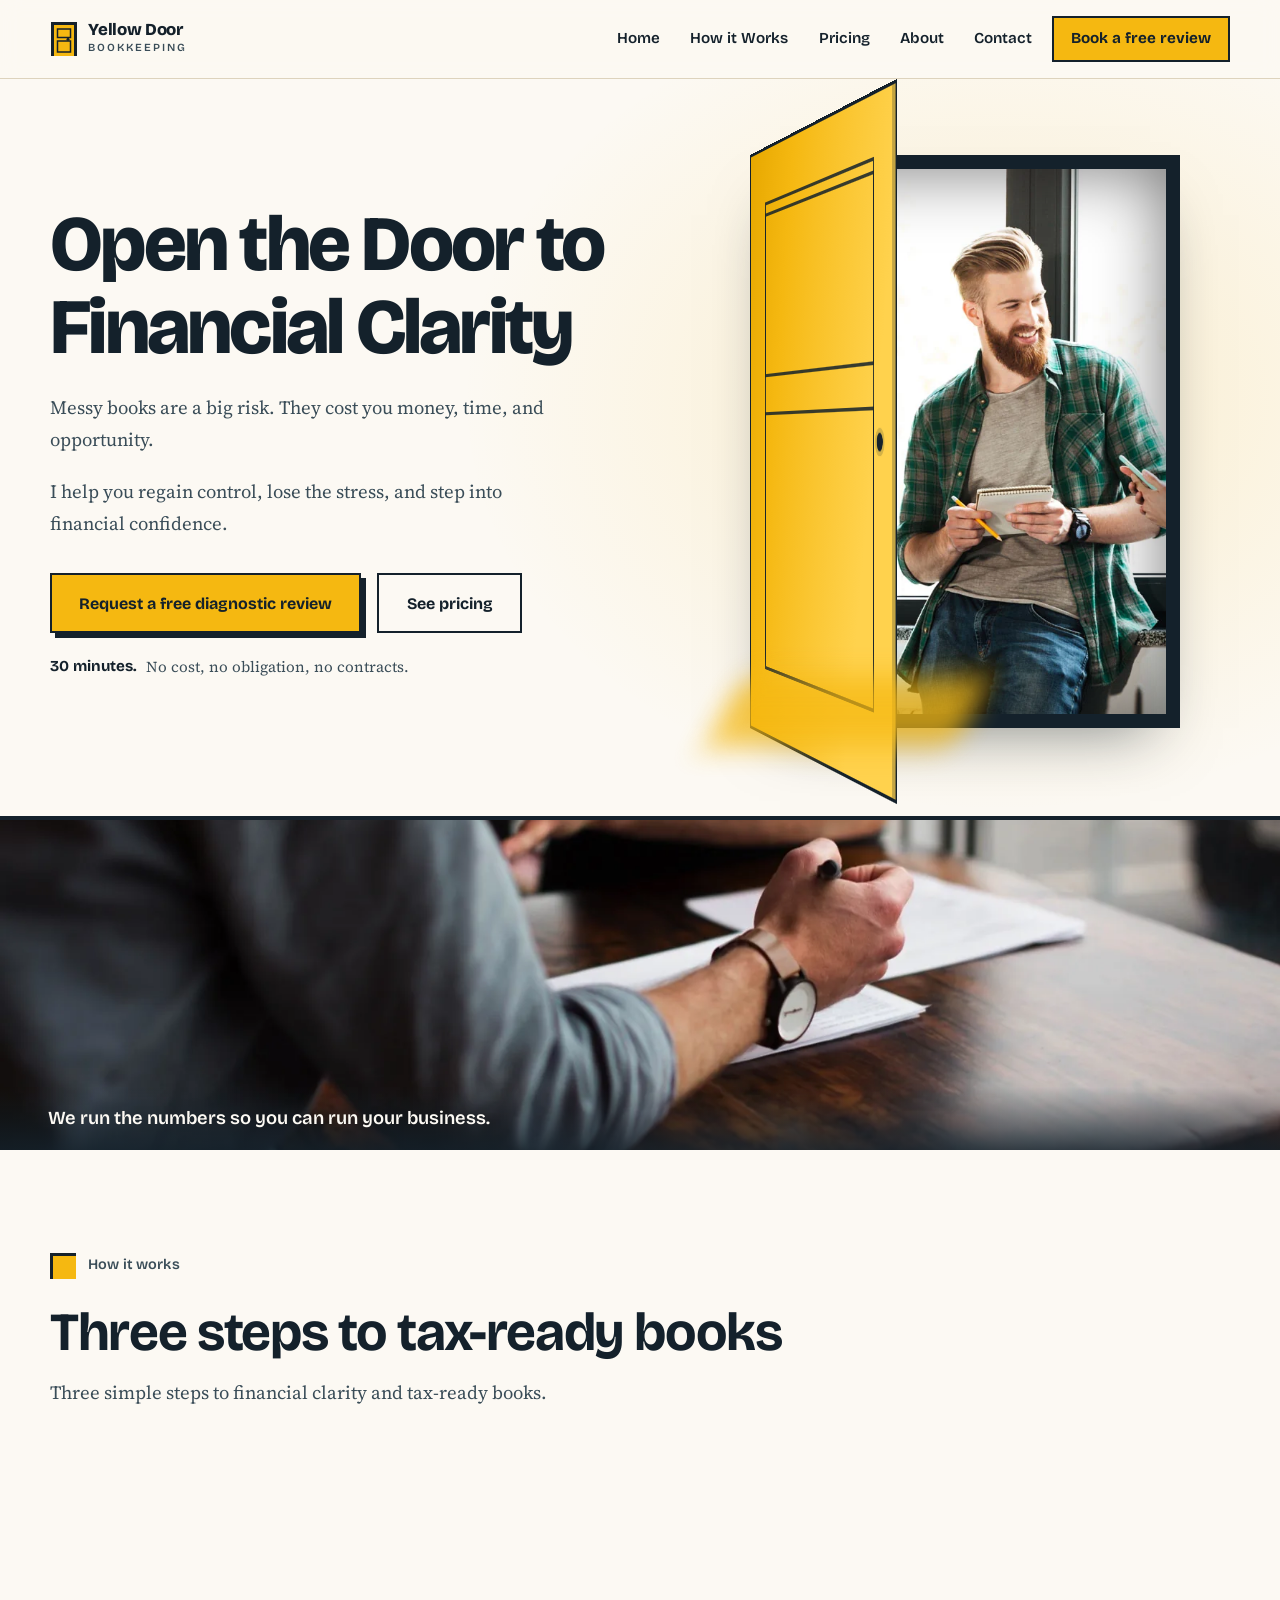
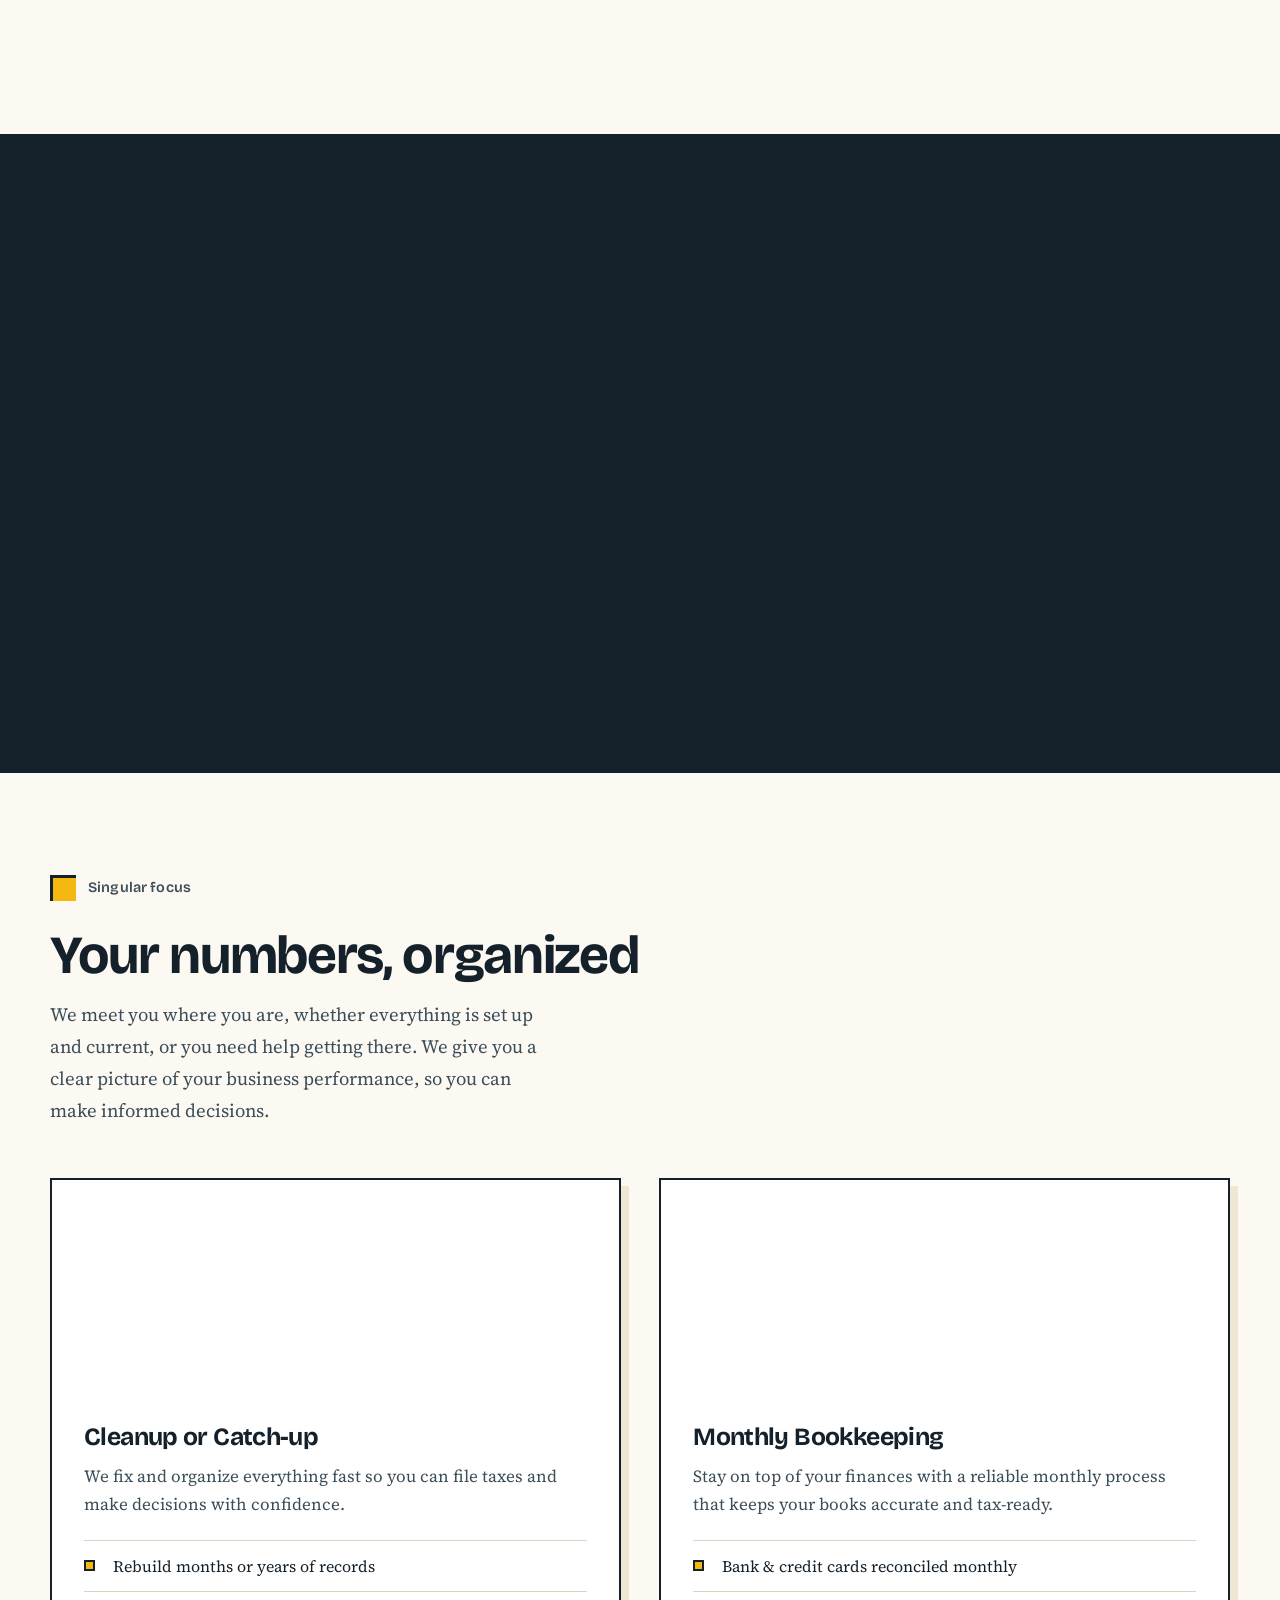
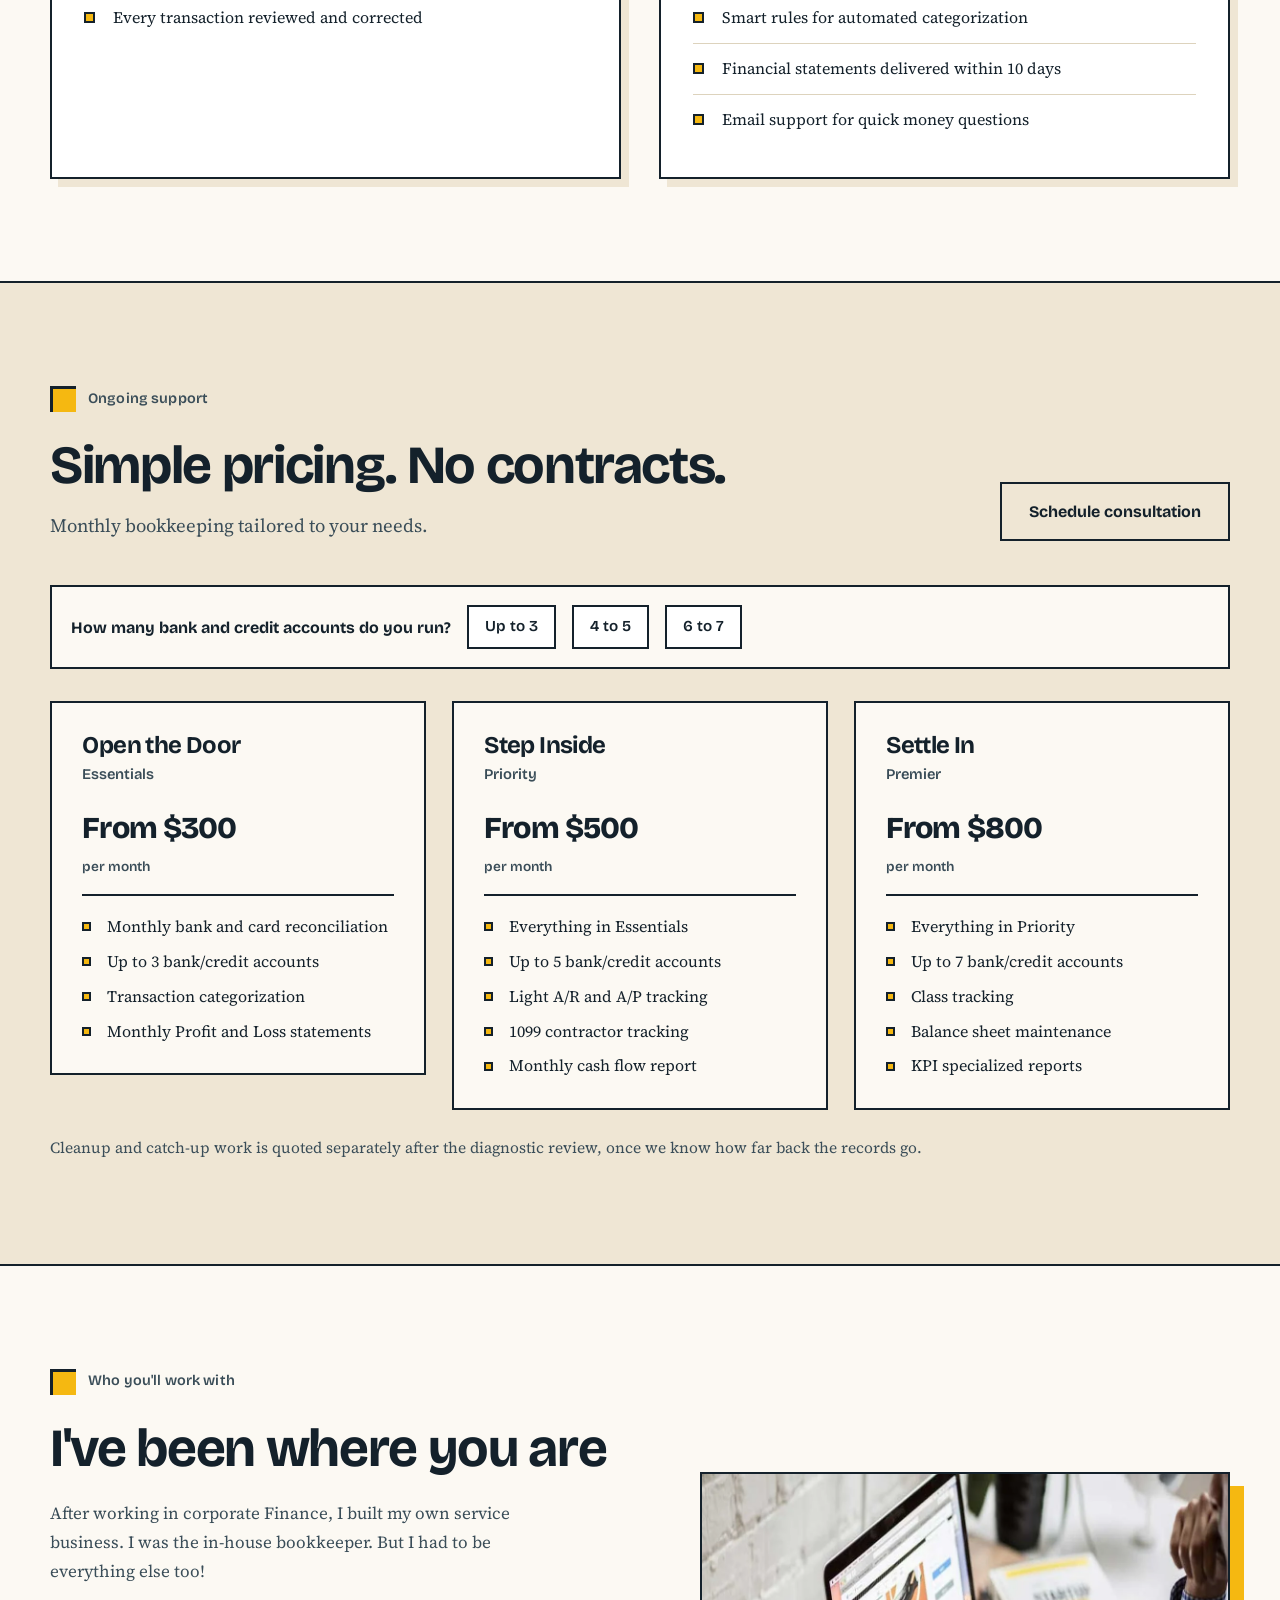
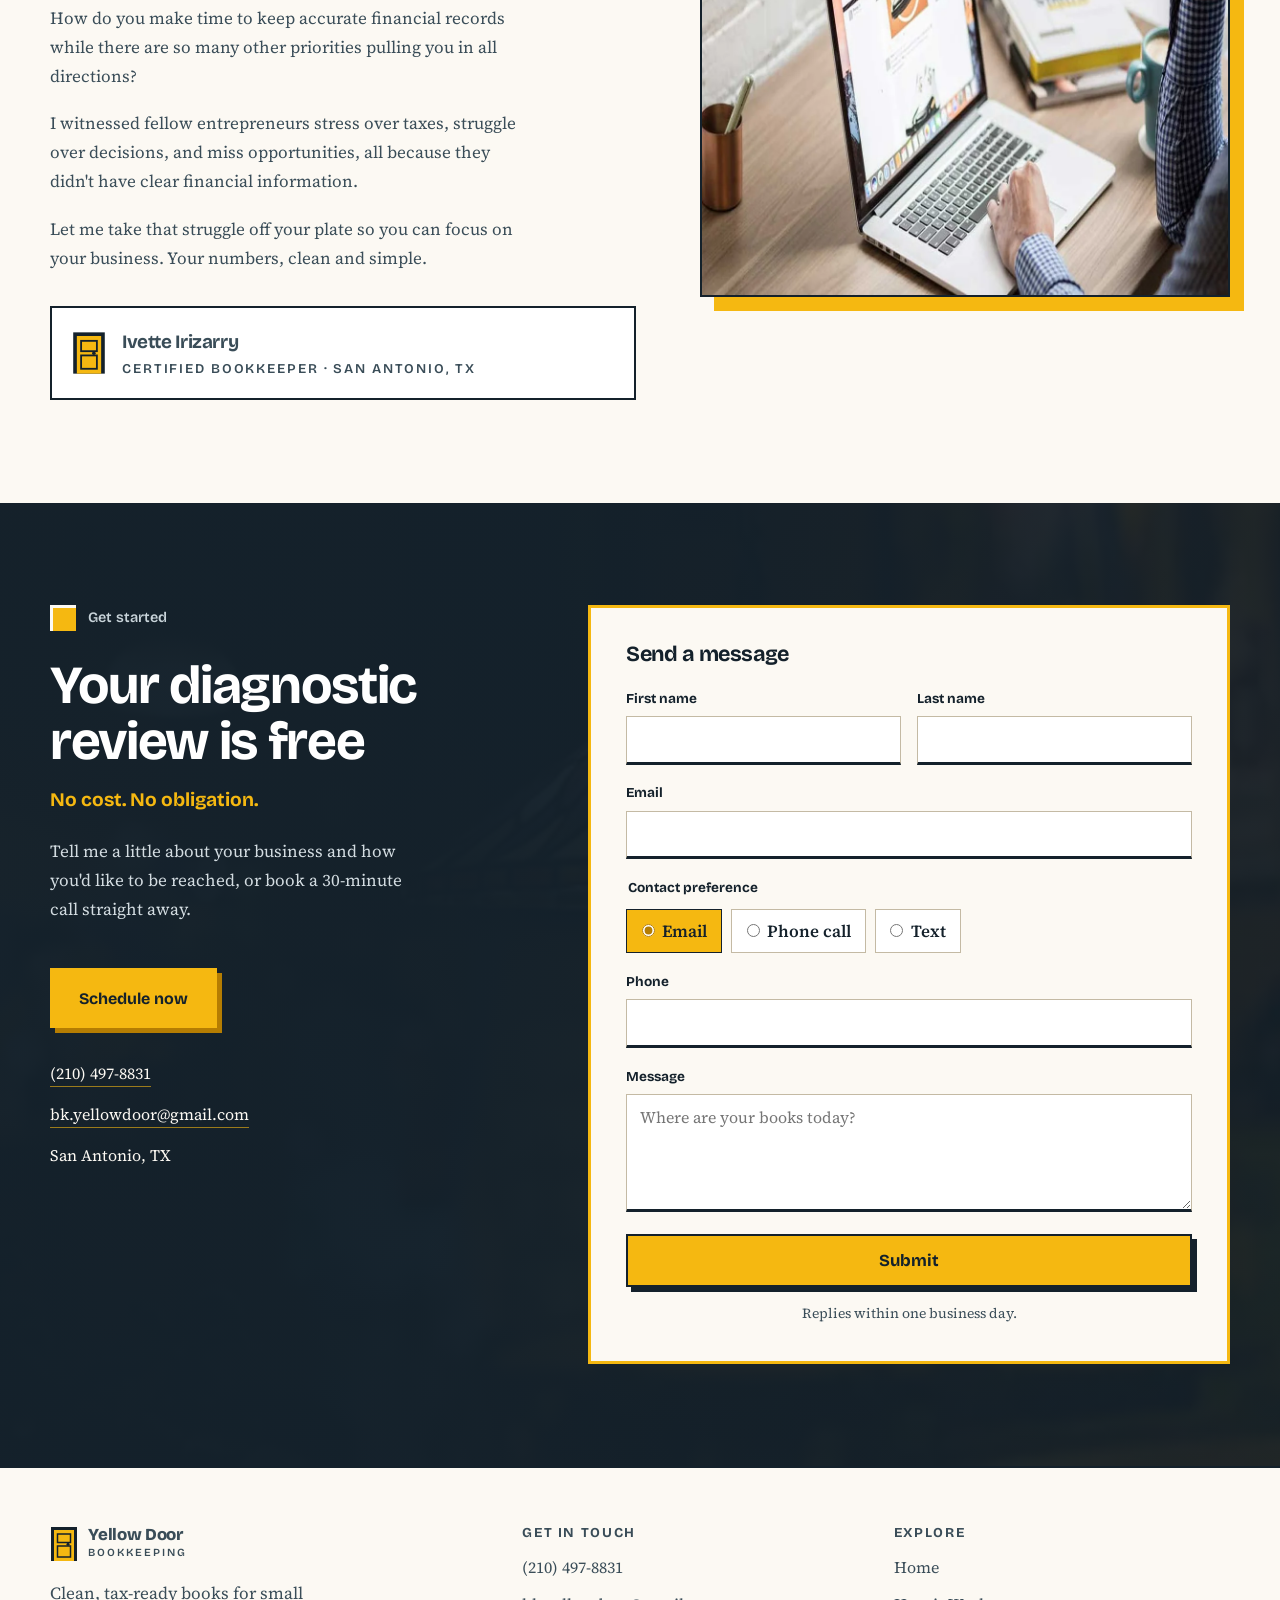
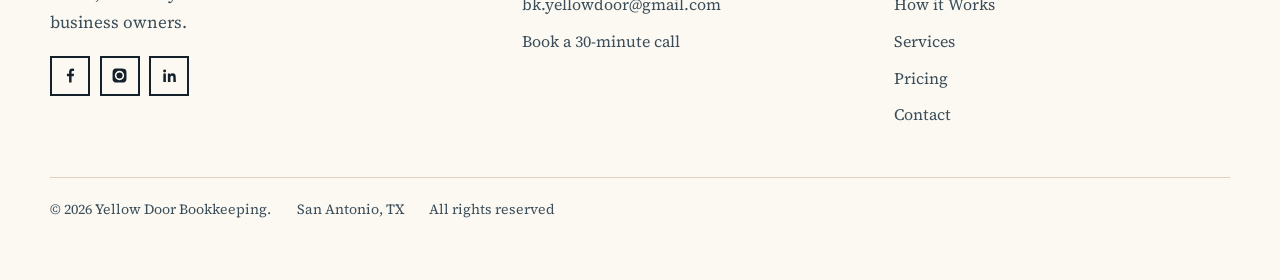
<file: index.html>
<!DOCTYPE html>
<html lang="en">
<head>
<meta charset="utf-8">
<meta name="viewport" content="width=device-width, initial-scale=1, viewport-fit=cover">
<title>Yellow Door Bookkeeping | Clean, tax-ready books in San Antonio</title>
<meta name="description" content="Bookkeeping for small business owners in San Antonio, TX. Cleanup, catch-up and monthly books from a certified bookkeeper. Free diagnostic review.">
<link rel="preconnect" href="https://fonts.googleapis.com">
<link rel="preconnect" href="https://fonts.gstatic.com" crossorigin>
<link href="https://fonts.googleapis.com/css2?family=Bricolage+Grotesque:opsz,wght@12..96,500;12..96,600;12..96,700;12..96,800&family=Source+Serif+4:ital,opsz,wght@0,8..60,400;0,8..60,600;1,8..60,400&display=swap" rel="stylesheet">
<link rel="stylesheet" href="css/styles.css">
</head>
<body>

<a class="skip" href="#main" style="position:absolute;left:-9999px;top:0;background:var(--door);padding:.6rem 1rem;z-index:99" onfocus="this.style.left='0'" onblur="this.style.left='-9999px'">Skip to content</a>

<header class="site-header">
  <div class="wrap bar">
    <a class="brand" href="#top" aria-label="Yellow Door Bookkeeping — home">
      <svg viewBox="0 0 28 36" aria-hidden="true">
        <rect x="1" y="1" width="26" height="34" fill="#14212b"/>
        <rect x="4" y="4" width="20" height="31" fill="#f5b811"/>
        <rect x="7.5" y="8" width="13" height="8.5" fill="none" stroke="#14212b" stroke-width="1.5"/>
        <rect x="7.5" y="20" width="13" height="11" fill="none" stroke="#14212b" stroke-width="1.5"/>
        <circle cx="18" cy="18.2" r="1.5" fill="#14212b"/>
      </svg>
      <span><b>Yellow Door</b><em>BOOKKEEPING</em></span>
    </a>

    <input type="checkbox" id="nav" class="nav-check">
    <label class="burger" for="nav" aria-label="Menu"><i></i><i></i><i></i></label>

    <nav class="nav" aria-label="Primary">
      <a href="#top">Home</a>
      <a href="#how-it-works">How it Works</a>
      <a href="#pricing">Pricing</a>
      <a href="#about">About</a>
      <a href="#contact">Contact</a>
    </nav>
    <a class="header-cta" href="https://calendly.com/bk-yellowdoor/30min">Book a free review</a>
  </div>
</header>

<main id="main">
  <!-- ================= HERO ================= -->
  <section class="hero" id="top">
    <div class="wrap hero-grid">
      <div>
        <h1>Open the Door to Financial Clarity</h1>
        <div class="lead">
          <p>Messy books are a big risk. They cost you money, time, and opportunity.</p>
          <p>I help you regain control, lose the stress, and step into financial confidence.</p>
        </div>
        <div class="hero-actions">
          <a class="btn" href="https://calendly.com/bk-yellowdoor/30min">Request a free diagnostic review</a>
          <a class="btn ghost" href="#pricing">See pricing</a>
        </div>
        <p class="hero-note"><b>30 minutes.</b> No cost, no obligation, no contracts.</p>
      </div>

      <div class="doorway" role="img" aria-label="A yellow door swinging open onto business owners talking over coffee in a bright workspace">
        <div class="jamb">
          <img src="images/door-view.webp" alt="" width="1100" height="1467" fetchpriority="high">
        </div>
        <div class="door" aria-hidden="true">
          <span class="panel a"></span>
          <span class="panel b"></span>
          <span class="knob"></span>
          <span class="edge"></span>
        </div>
        <span class="spill" aria-hidden="true"></span>
      </div>
    </div>

    <figure class="band">
      <img src="images/band.webp" alt="Two people reviewing paperwork together across a wooden table." width="1600" height="520" loading="lazy">
      <figcaption>We run the numbers so you can run your business.</figcaption>
    </figure>
  </section>

  <!-- ================= HOW IT WORKS ================= -->
  <section class="section" id="how-it-works">
    <div class="wrap">
      <div class="sill"><span>How it works</span></div>
      <h2>Three steps to tax-ready books</h2>
      <p class="lead" style="margin-top:1rem">Three simple steps to financial clarity and tax-ready books.</p>

      <ol class="steps">
        <li class="step">
          <span class="n">01</span>
          <h3>Diagnostic Review</h3>
          <p>We start with a free review of your current books to identify gaps and opportunities for clarity.</p>
        </li>
        <li class="step">
          <span class="n">02</span>
          <h3>Onboarding &amp; Setup</h3>
          <p>We streamline your QuickBooks and create a reliable workflow tailored to your business needs.</p>
        </li>
        <li class="step">
          <span class="n">03</span>
          <h3>Ongoing Peace of Mind</h3>
          <p>Enjoy accurate monthly reports and tax-ready books, so you can focus on growing your business stress-free.</p>
        </li>
      </ol>
    </div>
  </section>

  <!-- ================= DECISION ================= -->
  <section class="section dark">
    <img class="bgimg" src="images/dark-bg.webp" alt="" width="1700" height="956" loading="lazy">
    <div class="wrap decision-grid">
      <div>
        <div class="sill"><span>The math</span></div>
        <h2>A sound business decision</h2>
      </div>
      <div>
        <p>Businesses like yours lose thousands each year in uncollected payments, missed deductions, and tax issues. Consistent bookkeeping costs less than the results of a bad decision.</p>
        <p class="pull">Every month you put it off costs you real money and peace of mind.</p>
        <p>Focus your time and effort on doing what you love, what you went into business for in the first place. We run the numbers so you can run your business.</p>
        <a class="btn on-dark" href="https://calendly.com/bk-yellowdoor/30min">Let's talk</a>
      </div>
    </div>
  </section>

  <!-- ================= SERVICES ================= -->
  <section class="section" id="services">
    <div class="wrap">
      <div class="sill"><span>Singular focus</span></div>
      <h2>Your numbers, organized</h2>
      <p class="lead" style="margin-top:1rem">We meet you where you are, whether everything is set up and current, or you need help getting there. We give you a clear picture of your business performance, so you can make informed decisions.</p>

      <div class="services">
        <article class="service">
          <figure>
            <img src="images/svc-clean.webp" alt="Hands sorting through notebooks and paperwork at a bright desk." width="772" height="579" loading="lazy">
            <b>Behind on your books?</b>
          </figure>
          <div class="body">
            <h3>Cleanup or Catch-up</h3>
            <p class="blurb">We fix and organize everything fast so you can file taxes and make decisions with confidence.</p>
            <ul>
              <li>Rebuild months or years of records</li>
              <li>Every transaction reviewed and corrected</li>
            </ul>
          </div>
        </article>

        <article class="service">
          <figure>
            <img src="images/svc-month.webp" alt="An open laptop, notebook and coffee on a clean desk, seen from above." width="666" height="500" loading="lazy">
            <b>Current and staying that way</b>
          </figure>
          <div class="body">
            <h3>Monthly Bookkeeping</h3>
            <p class="blurb">Stay on top of your finances with a reliable monthly process that keeps your books accurate and tax-ready.</p>
            <ul>
              <li>Bank &amp; credit cards reconciled monthly</li>
              <li>Smart rules for automated categorization</li>
              <li>Financial statements delivered within 10 days</li>
              <li>Email support for quick money questions</li>
            </ul>
          </div>
        </article>
      </div>
    </div>
  </section>

  <!-- ================= PRICING ================= -->
  <section class="section pricing" id="pricing">
    <div class="wrap">
      <div class="pricing-top">
        <div>
          <div class="sill"><span>Ongoing support</span></div>
          <h2>Simple pricing. No contracts.</h2>
          <p class="lead" style="margin-top:1rem">Monthly bookkeeping tailored to your needs.</p>
        </div>
        <a class="btn ghost" href="https://calendly.com/bk-yellowdoor/30min">Schedule consultation</a>
      </div>

      <div class="matcher">
        <p id="matcher-q">How many bank and credit accounts do you run?</p>
        <input type="radio" name="accounts" id="acc1" aria-describedby="matcher-q">
        <label for="acc1">Up to 3</label>
        <input type="radio" name="accounts" id="acc2" aria-describedby="matcher-q">
        <label for="acc2">4 to 5</label>
        <input type="radio" name="accounts" id="acc3" aria-describedby="matcher-q">
        <label for="acc3">6 to 7</label>
      </div>

      <div class="plans">
        <article class="plan" data-fit="essentials">
          <span class="fitflag">Fits your accounts</span>
          <h3>Open the Door</h3>
          <div class="tier">Essentials</div>
          <div class="price">From $300<small>per month</small></div>
          <ul>
            <li>Monthly bank and card reconciliation</li>
            <li>Up to 3 bank/credit accounts</li>
            <li>Transaction categorization</li>
            <li>Monthly Profit and Loss statements</li>
          </ul>
        </article>

        <article class="plan" data-fit="priority">
          <span class="fitflag">Fits your accounts</span>
          <h3>Step Inside</h3>
          <div class="tier">Priority</div>
          <div class="price">From $500<small>per month</small></div>
          <ul>
            <li>Everything in Essentials</li>
            <li>Up to 5 bank/credit accounts</li>
            <li>Light A/R and A/P tracking</li>
            <li>1099 contractor tracking</li>
            <li>Monthly cash flow report</li>
          </ul>
        </article>

        <article class="plan" data-fit="premier">
          <span class="fitflag">Fits your accounts</span>
          <h3>Settle In</h3>
          <div class="tier">Premier</div>
          <div class="price">From $800<small>per month</small></div>
          <ul>
            <li>Everything in Priority</li>
            <li>Up to 7 bank/credit accounts</li>
            <li>Class tracking</li>
            <li>Balance sheet maintenance</li>
            <li>KPI specialized reports</li>
          </ul>
        </article>
      </div>

      <p class="plan-note">Cleanup and catch-up work is quoted separately after the diagnostic review, once we know how far back the records go.</p>
    </div>
  </section>

  <!-- ================= ABOUT ================= -->
  <section class="section" id="about">
    <div class="wrap about-grid">
      <div>
        <div class="sill"><span>Who you'll work with</span></div>
        <h2>I've been where you are</h2>
        <p style="margin-top:1.4rem">After working in corporate Finance, I built my own service business. I was the in-house bookkeeper. But I had to be everything else too!</p>
        <p>How do you make time to keep accurate financial records while there are so many other priorities pulling you in all directions?</p>
        <p>I witnessed fellow entrepreneurs stress over taxes, struggle over decisions, and miss opportunities, all because they didn't have clear financial information.</p>
        <p>Let me take that struggle off your plate so you can focus on your business. Your numbers, clean and simple.</p>

        <div class="card-id">
          <svg viewBox="0 0 28 36" aria-hidden="true">
            <rect x="1" y="1" width="26" height="34" fill="#14212b"/>
            <rect x="4" y="4" width="20" height="31" fill="#f5b811"/>
            <rect x="7.5" y="8" width="13" height="8.5" fill="none" stroke="#14212b" stroke-width="1.5"/>
            <rect x="7.5" y="20" width="13" height="11" fill="none" stroke="#14212b" stroke-width="1.5"/>
            <circle cx="18" cy="18.2" r="1.5" fill="#14212b"/>
          </svg>
          <span>
            <b>Ivette Irizarry</b>
            <span>CERTIFIED BOOKKEEPER · SAN ANTONIO, TX</span>
          </span>
        </div>
      </div>

      <figure class="about-figure">
        <img src="images/about.webp" alt="A laptop, ledgers and coffee on a warm wooden desk while someone works." width="1100" height="880" loading="lazy">
      </figure>
    </div>
  </section>

  <!-- ================= CONTACT ================= -->
  <section class="section dark contact" id="contact">
    <img class="bgimg" src="images/cafe.webp" alt="" width="900" height="506" loading="lazy">
    <div class="wrap contact-grid">
      <div>
        <div class="sill"><span>Get started</span></div>
        <h2>Your diagnostic review is free</h2>
        <p class="free">No cost. No obligation.</p>
        <p class="sub">Tell me a little about your business and how you'd like to be reached, or book a 30-minute call straight away.</p>
        <a class="btn on-dark" href="https://calendly.com/bk-yellowdoor/30min" style="margin-top:1.6rem">Schedule now</a>

        <ul class="contact-facts">
          <li><a href="tel:+12104978831">(210) 497-8831</a></li>
          <li><a href="mailto:bk.yellowdoor@gmail.com?subject=Question%20about%20bookkeeping">bk.yellowdoor@gmail.com</a></li>
          <li>San Antonio, TX</li>
        </ul>
      </div>

      <form action="mailto:bk.yellowdoor@gmail.com" method="post" enctype="text/plain">
        <h3>Send a message</h3>
        <div class="row">
          <div class="field">
            <label for="first">First name</label>
            <input id="first" name="first" type="text" autocomplete="given-name" required>
          </div>
          <div class="field">
            <label for="last">Last name</label>
            <input id="last" name="last" type="text" autocomplete="family-name" required>
          </div>
        </div>
        <div class="field">
          <label for="email">Email</label>
          <input id="email" name="email" type="email" autocomplete="email" required>
        </div>
        <fieldset>
          <legend>Contact preference</legend>
          <div class="prefs">
            <label><input type="radio" name="preference" value="Email" checked> Email</label>
            <label><input type="radio" name="preference" value="Phone call"> Phone call</label>
            <label><input type="radio" name="preference" value="Text"> Text</label>
          </div>
        </fieldset>
        <div class="field">
          <label for="phone">Phone</label>
          <input id="phone" name="phone" type="tel" autocomplete="tel">
        </div>
        <div class="field">
          <label for="message">Message</label>
          <textarea id="message" name="message" placeholder="Where are your books today?"></textarea>
        </div>
        <button class="btn" type="submit">Submit</button>
        <p class="formnote">Replies within one business day.</p>
      </form>
    </div>
  </section>
</main>

<footer class="site-footer">
  <div class="wrap">
    <div class="foot">
      <div>
        <a class="brand" href="#top" aria-label="Yellow Door Bookkeeping — home">
          <svg viewBox="0 0 28 36" aria-hidden="true">
            <rect x="1" y="1" width="26" height="34" fill="#14212b"/>
            <rect x="4" y="4" width="20" height="31" fill="#f5b811"/>
            <rect x="7.5" y="8" width="13" height="8.5" fill="none" stroke="#14212b" stroke-width="1.5"/>
            <rect x="7.5" y="20" width="13" height="11" fill="none" stroke="#14212b" stroke-width="1.5"/>
            <circle cx="18" cy="18.2" r="1.5" fill="#14212b"/>
          </svg>
          <span><b>Yellow Door</b><em>BOOKKEEPING</em></span>
        </a>
        <p style="margin-top:1rem;color:var(--ink-2);max-width:32ch">Clean, tax-ready books for small business owners.</p>
        <div class="socials">
          <a href="https://www.facebook.com/profile.php?id=61571986623589" aria-label="Facebook">
            <svg viewBox="0 0 24 24" aria-hidden="true"><path d="M13.5 22v-9h3l.5-3.5h-3.5V7.3c0-1 .3-1.7 1.8-1.7H17V2.4A24 24 0 0 0 14.4 2C11.8 2 10 3.6 10 6.9v2.6H7V13h3v9z"/></svg>
          </a>
          <a href="https://www.instagram.com/ivettecooksthebooks/" aria-label="Instagram">
            <svg viewBox="0 0 24 24" aria-hidden="true"><path d="M12 2.2c3.2 0 3.6 0 4.9.1 1.2.1 1.8.2 2.2.4.6.2 1 .5 1.4.9.4.4.7.8.9 1.4.2.4.3 1 .4 2.2.1 1.3.1 1.7.1 4.9s0 3.6-.1 4.9c-.1 1.2-.2 1.8-.4 2.2-.2.6-.5 1-.9 1.4-.4.4-.8.7-1.4.9-.4.2-1 .3-2.2.4-1.3.1-1.7.1-4.9.1s-3.6 0-4.9-.1c-1.2-.1-1.8-.2-2.2-.4-.6-.2-1-.5-1.4-.9a3.7 3.7 0 0 1-.9-1.4c-.2-.4-.3-1-.4-2.2C2.2 15.6 2.2 15.2 2.2 12s0-3.6.1-4.9c.1-1.2.2-1.8.4-2.2.2-.6.5-1 .9-1.4.4-.4.8-.7 1.4-.9.4-.2 1-.3 2.2-.4C8.4 2.2 8.8 2.2 12 2.2m0 3.2A6.6 6.6 0 1 0 18.6 12 6.6 6.6 0 0 0 12 5.4m0 10.9A4.3 4.3 0 1 1 16.3 12 4.3 4.3 0 0 1 12 16.3m6.9-11.1a1.5 1.5 0 1 1-1.6-1.6 1.5 1.5 0 0 1 1.6 1.6"/></svg>
          </a>
          <a href="https://www.linkedin.com/in/ivette-irizarry-7a761b203/" aria-label="LinkedIn">
            <svg viewBox="0 0 24 24" aria-hidden="true"><path d="M6.9 21H3.3V9.2h3.6zM5.1 7.6A2.1 2.1 0 1 1 7.2 5.5a2.1 2.1 0 0 1-2.1 2.1M21 21h-3.6v-5.7c0-1.4 0-3.1-1.9-3.1s-2.2 1.5-2.2 3V21H9.7V9.2h3.4v1.6a3.8 3.8 0 0 1 3.4-1.9c3.6 0 4.3 2.4 4.3 5.5z"/></svg>
          </a>
        </div>
      </div>

      <div>
        <h4>GET IN TOUCH</h4>
        <ul>
          <li><a href="tel:+12104978831">(210) 497-8831</a></li>
          <li><a href="mailto:bk.yellowdoor@gmail.com?subject=Question%20about%20bookkeeping">bk.yellowdoor@gmail.com</a></li>
          <li><a href="https://calendly.com/bk-yellowdoor/30min">Book a 30-minute call</a></li>
        </ul>
      </div>

      <div>
        <h4>EXPLORE</h4>
        <ul>
          <li><a href="#top">Home</a></li>
          <li><a href="#how-it-works">How it Works</a></li>
          <li><a href="#services">Services</a></li>
          <li><a href="#pricing">Pricing</a></li>
          <li><a href="#contact">Contact</a></li>
        </ul>
      </div>
    </div>

    <div class="colophon">
      <span>© 2026 Yellow Door Bookkeeping.</span>
      <span>San Antonio, TX</span>
      <span>All rights reserved</span>
    </div>
  </div>
</footer>

</body>
</html>
</file>
<file: css/styles.css>
/* ============ tokens ============ */
:root{
  --ink:#14212b;
  --ink-2:#3a4d58;
  --paper:#fcf9f3;
  --sand:#efe6d4;
  --rule:#ddd3bd;
  --door:#f5b811;
  --amber:#b57d02;
  --white:#fff;

  --sans:"Bricolage Grotesque","Helvetica Neue",Arial,sans-serif;
  --serif:"Source Serif 4","Iowan Old Style",Georgia,serif;

  --wrap:1180px;
  --gap:clamp(64px,8vw,124px);

  color-scheme:light;
  box-sizing:border-box;
  padding-top:env(safe-area-inset-top,0px);
  padding-bottom:env(safe-area-inset-bottom,0px);
}
/* the brand palette is fixed; only re-anchor the canvas so a dark UA can't invert it */
@media (prefers-color-scheme:dark){:root:not([data-theme="light"]){--paper:#fcf9f3;--white:#fff}}
:root[data-theme="dark"]{--paper:#fcf9f3;--white:#fff}

*,*::before,*::after{box-sizing:inherit}
html{scroll-behavior:smooth;scroll-padding-top:calc(78px + env(safe-area-inset-top,0px))}
body{
  margin:0;background:var(--paper);color:var(--ink);
  font-family:var(--serif);font-size:1.0625rem;line-height:1.7;
  -webkit-font-smoothing:antialiased;overflow-x:hidden;
}
img{display:block;max-width:100%;height:auto}
a{color:inherit}
h1,h2,h3,h4{font-family:var(--sans);font-weight:700;line-height:1.05;letter-spacing:-.025em;margin:0}
h2{font-size:clamp(2.1rem,4.6vw,3.35rem)}
p{margin:0 0 1.1em}p:last-child{margin-bottom:0}
:focus-visible{outline:3px solid var(--amber);outline-offset:3px}

.wrap{width:min(var(--wrap),100% - 2.5rem);margin-inline:auto}
.section{padding-block:var(--gap)}
.lead{font-size:1.17rem;color:var(--ink-2);max-width:56ch}

/* threshold rule — the recurring structural mark: a doorsill */
.sill{display:flex;align-items:center;gap:.75rem;margin-bottom:1.6rem}
.sill::before{content:"";width:26px;height:26px;flex:none;
  background:
    linear-gradient(var(--ink),var(--ink)) left/3px 100% no-repeat,
    linear-gradient(var(--ink),var(--ink)) top/100% 3px no-repeat,
    var(--door);}
.sill span{font-family:var(--sans);font-weight:600;font-size:.9rem;letter-spacing:.01em;color:var(--ink-2)}

/* ============ buttons ============ */
.btn{display:inline-flex;align-items:center;gap:.6rem;font-family:var(--sans);font-weight:700;
  font-size:1rem;text-decoration:none;padding:.9rem 1.7rem;border:2px solid var(--ink);
  background:var(--door);color:var(--ink);box-shadow:5px 5px 0 var(--ink);
  transition:transform .14s ease,box-shadow .14s ease,background-color .14s ease}
.btn:hover{transform:translate(3px,3px);box-shadow:2px 2px 0 var(--ink);background:#ffc62c}
.btn.ghost{background:transparent;box-shadow:none;border-color:var(--ink)}
.btn.ghost:hover{background:var(--ink);color:var(--paper);transform:none}
.btn.on-dark{border-color:var(--door);box-shadow:5px 5px 0 var(--amber)}
.btn.on-dark:hover{box-shadow:2px 2px 0 var(--amber)}
.btn.ghost.on-dark{background:transparent;color:var(--paper);border-color:var(--paper);box-shadow:none}
.btn.ghost.on-dark:hover{background:var(--paper);color:var(--ink)}

/* ============ header ============ */
.site-header{position:sticky;top:env(safe-area-inset-top,0px);z-index:60;
  background:rgba(252,249,243,.93);backdrop-filter:saturate(1.2) blur(10px);
  border-bottom:1px solid var(--rule)}
.bar{display:flex;align-items:center;gap:1.25rem;min-height:78px}
.brand{display:flex;align-items:center;gap:.65rem;text-decoration:none;margin-right:auto}
.brand svg{width:28px;height:36px;flex:none}
.brand b{display:block;font-family:var(--sans);font-size:1.05rem;font-weight:800;letter-spacing:-.02em;line-height:1.1}
.brand em{display:block;font-family:var(--sans);font-style:normal;font-size:.68rem;font-weight:600;
  letter-spacing:.18em;color:var(--ink-2)}
.nav{display:flex;align-items:center;gap:1.9rem}
.nav a{font-family:var(--sans);font-weight:600;font-size:.95rem;text-decoration:none;
  padding:.3rem 0;box-shadow:inset 0 -2px 0 transparent;transition:box-shadow .15s}
.nav a:hover{box-shadow:inset 0 -2px 0 var(--door)}
.header-cta{font-family:var(--sans);font-weight:700;font-size:.95rem;text-decoration:none;
  border:2px solid var(--ink);padding:.5rem 1.05rem;background:var(--door)}
.header-cta:hover{background:#ffc62c}
.nav-check,.burger{display:none}
@media (max-width:900px){
  .burger{display:flex;flex-direction:column;justify-content:center;gap:5px;width:44px;height:44px;
    padding:0 9px;border:2px solid var(--ink);background:transparent;cursor:pointer}
  .burger i{height:2px;background:var(--ink);display:block}
  .header-cta{display:none}
  .nav{position:absolute;inset:100% 0 auto 0;display:none;flex-direction:column;align-items:stretch;gap:0;
    background:var(--paper);border-bottom:1px solid var(--rule);padding:.25rem 1.25rem 1.1rem}
  .nav a{padding:.85rem 0;border-bottom:1px solid var(--rule)}
  .nav-check:checked ~ .nav{display:flex}
}

/* ============ hero ============ */
.hero{padding-block:clamp(40px,6vw,76px) 0;position:relative}
.hero::before{content:"";position:absolute;inset:0 0 auto;height:100%;
  background:radial-gradient(60% 55% at 78% 30%,rgba(245,184,17,.16),transparent 70%);pointer-events:none}
.hero-grid{position:relative;display:grid;grid-template-columns:1.05fr .95fr;
  gap:clamp(2rem,5vw,4.5rem);align-items:center}
.hero h1{font-size:clamp(2.7rem,6.6vw,4.9rem);font-weight:800;max-width:13ch;letter-spacing:-.035em}
.hero .lead{margin-top:1.5rem}
.hero .lead p+p{margin-top:.2rem}
.hero-actions{display:flex;flex-wrap:wrap;gap:.9rem 1rem;margin-top:2.1rem;align-items:center}
.hero-note{font-size:.95rem;color:var(--ink-2);margin-top:1.3rem;display:flex;align-items:center;gap:.55rem}
.hero-note b{font-family:var(--sans);color:var(--ink)}

/* the door */
.doorway{position:relative;width:min(100%,430px);margin-inline:auto;aspect-ratio:3/4;
  perspective:1900px;perspective-origin:50% 50%}
.jamb{position:absolute;inset:0;border:14px solid var(--ink);background:var(--ink);
  box-shadow:0 30px 60px -30px rgba(20,33,43,.55)}
.jamb::after{content:"";position:absolute;inset:0;pointer-events:none;
  box-shadow:inset 0 0 70px rgba(0,0,0,.55)}
.jamb img{position:absolute;inset:0;width:100%;height:100%;object-fit:cover}
.spill{position:absolute;left:-6%;bottom:-3%;width:58%;height:12%;background:var(--door);
  filter:blur(14px);opacity:.75;transform:skewX(-28deg)}
.door{position:absolute;inset:0;transform-origin:left center;transform-style:preserve-3d;
  background:linear-gradient(105deg,#e7a800 0%,var(--door) 26%,#ffd24d 78%);
  border:3px solid var(--ink);
  animation:open 1.7s cubic-bezier(.22,.9,.24,1) .45s both}
@keyframes open{from{transform:rotateY(0)}to{transform:rotateY(-68deg)}}
.door::before{content:"";position:absolute;inset:11% 12%;
  border:3px solid rgba(20,33,43,.85);
  box-shadow:0 calc(38% + 12px) 0 -3px rgba(0,0,0,0);}
.panel{position:absolute;border:3px solid rgba(20,33,43,.85);left:12%;right:12%}
.panel.a{top:9%;height:30%}
.panel.b{top:45%;height:44%}
.door .knob{position:absolute;right:7%;top:50%;width:15px;height:15px;border-radius:50%;
  background:var(--ink);transform:translateY(-50%);box-shadow:0 0 0 4px rgba(20,33,43,.18)}
.door .edge{position:absolute;right:0;top:0;bottom:0;width:8px;background:rgba(20,33,43,.25)}
@media (prefers-reduced-motion:reduce){
  html{scroll-behavior:auto}
  .door{animation:none;transform:rotateY(-68deg)}
  *{transition-duration:.01ms!important}
}
@media (max-width:900px){
  .hero-grid{grid-template-columns:1fr}
  .doorway{width:min(78%,330px);margin-top:.5rem}
}

/* full-bleed band */
.band{margin:clamp(56px,7vw,88px) 0 0;position:relative;border-top:4px solid var(--ink)}
.band img{width:100%;height:clamp(180px,26vw,330px);object-fit:cover;object-position:center 62%}
.band figcaption{position:absolute;left:0;right:0;bottom:0;padding:1rem clamp(1.25rem,5vw,3rem);
  font-family:var(--sans);font-weight:600;font-size:clamp(.95rem,1.6vw,1.15rem);color:var(--paper);
  background:linear-gradient(transparent,rgba(20,33,43,.82))}

/* ============ steps ============ */
.steps{display:grid;grid-template-columns:repeat(3,1fr);gap:clamp(1.5rem,3.4vw,3rem);
  margin-top:clamp(2.5rem,4vw,3.5rem);list-style:none;padding:0}
.step{position:relative;padding-top:1.5rem;border-top:3px solid var(--ink)}
.step .n{font-family:var(--sans);font-size:.95rem;font-weight:800;letter-spacing:.02em;
  color:var(--ink);background:var(--door);border:2px solid var(--ink);
  padding:.1rem .55rem;display:inline-block;position:absolute;top:-1.05rem;left:0}
.step h3{font-size:1.4rem;margin:.9rem 0 .55rem}
.step p{color:var(--ink-2);font-size:1rem}
@media (max-width:820px){.steps{grid-template-columns:1fr;gap:2.4rem}}

/* ============ dark decision section ============ */
.dark{position:relative;color:var(--paper);background:var(--ink);isolation:isolate;overflow:hidden}
.dark .bgimg{position:absolute;inset:0;width:100%;height:100%;object-fit:cover;opacity:.26;z-index:-2}
.contact .bgimg{opacity:.4}
.contact::after{background:linear-gradient(100deg,rgba(20,33,43,.95) 30%,rgba(20,33,43,.55))}
.dark::after{content:"";position:absolute;inset:0;z-index:-1;
  background:linear-gradient(100deg,rgba(20,33,43,.96) 38%,rgba(20,33,43,.62))}
.dark h2{color:var(--white)}
.dark .sill span{color:#c8d3d9}
.dark .sill::before{background:
  linear-gradient(var(--paper),var(--paper)) left/3px 100% no-repeat,
  linear-gradient(var(--paper),var(--paper)) top/100% 3px no-repeat,
  var(--door)}
.decision-grid{display:grid;grid-template-columns:.95fr 1.05fr;gap:clamp(2rem,5vw,4.5rem);align-items:start}
.decision-grid p{color:#d3dce1;max-width:54ch}
.pull{font-family:var(--sans);font-weight:700;font-size:clamp(1.35rem,2.6vw,1.9rem);line-height:1.2;
  letter-spacing:-.02em;color:var(--white);border-left:5px solid var(--door);padding-left:1.1rem;margin:1.8rem 0}
.decision-grid .btn{margin-top:1.4rem}
@media (max-width:820px){.decision-grid{grid-template-columns:1fr}}

/* ============ services ============ */
.services{display:grid;grid-template-columns:1fr 1fr;gap:clamp(1.5rem,3vw,2.4rem);
  margin-top:clamp(2.5rem,4vw,3.4rem)}
.service{background:var(--white);border:2px solid var(--ink);display:flex;flex-direction:column;
  box-shadow:8px 8px 0 var(--sand)}
.service figure{margin:0;position:relative;border-bottom:2px solid var(--ink)}
.service img{width:100%;height:210px;object-fit:cover}
.service figure b{position:absolute;left:0;bottom:0;font-family:var(--sans);font-size:.82rem;
  font-weight:700;letter-spacing:.02em;background:var(--door);border-top:2px solid var(--ink);
  border-right:2px solid var(--ink);padding:.3rem .8rem}
.service .body{padding:clamp(1.4rem,2.6vw,2rem)}
.service h3{font-size:1.55rem}
.service .blurb{margin-top:.75rem;color:var(--ink-2)}
.service ul{list-style:none;margin:1.3rem 0 0;padding:0}
.service li{position:relative;padding:.72rem 0 .72rem 1.8rem;border-top:1px solid var(--rule);font-size:1rem}
.service li::before{content:"";position:absolute;left:0;top:1.2rem;width:11px;height:11px;
  background:var(--door);border:2px solid var(--ink)}
@media (max-width:820px){.services{grid-template-columns:1fr}}

/* ============ pricing + matcher ============ */
.pricing{background:var(--sand);border-block:2px solid var(--ink)}
.pricing-top{display:grid;grid-template-columns:1fr auto;gap:1.5rem 2.5rem;align-items:end}
@media (max-width:820px){.pricing-top{grid-template-columns:1fr}}

.matcher{margin-top:clamp(2rem,3.5vw,2.75rem);background:var(--paper);border:2px solid var(--ink);
  padding:1.1rem 1.2rem;display:flex;flex-wrap:wrap;align-items:center;gap:.7rem 1rem}
.matcher > p{font-family:var(--sans);font-weight:700;font-size:1rem;margin:0}
.matcher input{position:absolute;opacity:0;width:0;height:0}
.matcher label{font-family:var(--sans);font-weight:600;font-size:.95rem;border:2px solid var(--ink);
  padding:.45rem 1rem;cursor:pointer;background:var(--white);transition:background-color .12s}
.matcher label:hover{background:#fff3cf}
.matcher input:focus-visible + label{outline:3px solid var(--amber);outline-offset:2px}
.matcher input:checked + label{background:var(--door);box-shadow:3px 3px 0 var(--ink)}

.plans{display:grid;grid-template-columns:repeat(3,1fr);gap:clamp(1.1rem,2.2vw,1.6rem);
  margin-top:clamp(1.5rem,2.5vw,2rem);align-items:start}
.plan{background:var(--paper);border:2px solid var(--ink);padding:clamp(1.4rem,2.4vw,1.9rem);
  display:flex;flex-direction:column;transition:transform .18s ease,box-shadow .18s ease,background-color .18s}
.plan h3{font-size:1.5rem}
.plan .tier{font-family:var(--sans);font-weight:600;font-size:.92rem;color:var(--ink-2);margin-top:.25rem}
.plan .price{font-family:var(--sans);font-weight:800;font-size:1.9rem;letter-spacing:-.03em;
  margin-top:1rem;padding-bottom:1rem;border-bottom:2px solid var(--ink)}
.plan .price small{display:block;font-size:.85rem;font-weight:600;letter-spacing:0;color:var(--ink-2)}
.plan ul{list-style:none;margin:1.1rem 0 0;padding:0;display:grid;gap:.68rem}
.plan li{position:relative;padding-left:1.55rem;font-size:1rem;line-height:1.5}
.plan li::before{content:"";position:absolute;left:0;top:.52em;width:9px;height:9px;
  background:var(--door);border:2px solid var(--ink)}
.plan .fitflag{display:none;font-family:var(--sans);font-weight:700;font-size:.8rem;
  background:var(--ink);color:var(--door);padding:.25rem .6rem;align-self:flex-start;margin-bottom:.7rem}
/* the matcher drives which plan is flagged */
#pricing:has(#acc1:checked) .plan[data-fit="essentials"],
#pricing:has(#acc2:checked) .plan[data-fit="priority"],
#pricing:has(#acc3:checked) .plan[data-fit="premier"]{
  background:var(--door);transform:translateY(-6px);box-shadow:8px 8px 0 var(--ink)}
#pricing:has(#acc1:checked) .plan[data-fit="essentials"] li::before,
#pricing:has(#acc2:checked) .plan[data-fit="priority"] li::before,
#pricing:has(#acc3:checked) .plan[data-fit="premier"] li::before{background:var(--ink)}
#pricing:has(#acc1:checked) .plan[data-fit="essentials"] .fitflag,
#pricing:has(#acc2:checked) .plan[data-fit="priority"] .fitflag,
#pricing:has(#acc3:checked) .plan[data-fit="premier"] .fitflag{display:block}
#pricing:has(#acc1:checked) .plan[data-fit="essentials"] .tier,
#pricing:has(#acc2:checked) .plan[data-fit="priority"] .tier,
#pricing:has(#acc3:checked) .plan[data-fit="premier"] .tier,
#pricing:has(#acc1:checked) .plan[data-fit="essentials"] .price small,
#pricing:has(#acc2:checked) .plan[data-fit="priority"] .price small,
#pricing:has(#acc3:checked) .plan[data-fit="premier"] .price small{color:#63490a}
.plan-note{margin-top:1.6rem;font-size:.97rem;color:var(--ink-2)}
@media (max-width:900px){.plans{grid-template-columns:1fr}}

/* ============ about ============ */
.about-grid{display:grid;grid-template-columns:1.05fr .95fr;gap:clamp(2rem,5vw,4.5rem);align-items:center}
.about-grid p{color:var(--ink-2);max-width:54ch}
.about-figure{margin:0;position:relative}
.about-figure img{border:2px solid var(--ink);box-shadow:14px 14px 0 var(--door);width:100%}
.card-id{margin-top:2.1rem;border:2px solid var(--ink);background:var(--white);padding:1.1rem 1.25rem;
  display:flex;gap:1rem;align-items:center}
.card-id svg{width:34px;height:44px;flex:none}
.card-id b{display:block;font-family:var(--sans);font-size:1.18rem;font-weight:700;letter-spacing:-.02em}
.card-id span{font-family:var(--sans);font-size:.84rem;font-weight:600;letter-spacing:.14em;color:var(--ink-2)}
@media (max-width:820px){.about-grid{grid-template-columns:1fr}}

/* ============ contact ============ */
.contact-grid{display:grid;grid-template-columns:.85fr 1.15fr;gap:clamp(2rem,5vw,4rem);align-items:start}
.contact .free{font-family:var(--sans);font-weight:700;color:var(--door);font-size:1.2rem;margin-top:.9rem}
.contact .sub{color:#d3dce1;margin-top:1rem;max-width:40ch}
.contact-facts{list-style:none;margin:2rem 0 0;padding:0;display:grid;gap:.85rem;font-size:1rem}
.contact-facts a{color:var(--paper);text-decoration:none;border-bottom:1px solid rgba(245,184,17,.6);
  padding-bottom:2px}
.contact-facts a:hover{color:var(--door)}
form{background:var(--paper);color:var(--ink);border:3px solid var(--door);
  padding:clamp(1.4rem,3vw,2.2rem)}
form h3{font-size:1.35rem;margin-bottom:1.3rem}
.row{display:grid;grid-template-columns:1fr 1fr;gap:1rem}
.field{display:flex;flex-direction:column;margin-bottom:1.05rem}
.field label,legend{font-family:var(--sans);font-size:.85rem;font-weight:700;margin-bottom:.4rem}
input[type=text],input[type=email],input[type=tel],textarea{
  font-family:var(--serif);font-size:1rem;color:var(--ink);background:var(--white);
  border:1.5px solid #c4baa4;border-bottom:3px solid var(--ink);padding:.7rem .8rem;width:100%}
input:focus,textarea:focus{outline:3px solid var(--door);outline-offset:1px}
textarea{resize:vertical;min-height:118px}
fieldset{border:0;margin:0 0 1.05rem;padding:0}
.prefs{display:flex;flex-wrap:wrap;gap:.55rem;margin-top:.2rem}
.prefs label{display:inline-flex;align-items:center;gap:.45rem;margin:0;font-weight:600;
  border:1.5px solid #c4baa4;padding:.42rem .9rem;cursor:pointer;background:var(--white)}
.prefs input{accent-color:var(--amber);margin:0}
.prefs label:has(input:checked){background:var(--door);border-color:var(--ink)}
form .btn{width:100%;justify-content:center;margin-top:.3rem;font-size:1.05rem;cursor:pointer}
.formnote{font-size:.87rem;color:var(--ink-2);margin-top:.9rem;text-align:center}
@media (max-width:640px){.row{grid-template-columns:1fr;gap:0}}
@media (max-width:820px){.contact-grid{grid-template-columns:1fr}}

/* ============ footer ============ */
.site-footer{background:var(--paper);padding-block:clamp(2.6rem,5vw,3.6rem);border-top:2px solid var(--ink)}
.foot{display:grid;grid-template-columns:1.3fr 1fr 1fr;gap:2.2rem}
.foot h4{font-family:var(--sans);font-size:.85rem;font-weight:700;letter-spacing:.12em;
  color:var(--ink-2);margin-bottom:.9rem}
.foot ul{list-style:none;margin:0;padding:0;display:grid;gap:.6rem;font-size:1rem}
.foot a{text-decoration:none;color:var(--ink-2)}
.foot a:hover{color:var(--ink);box-shadow:inset 0 -2px 0 var(--door)}
.socials{display:flex;gap:.6rem;margin-top:1.2rem}
.socials a{width:40px;height:40px;border:2px solid var(--ink);display:grid;place-items:center}
.socials a:hover{background:var(--door)}
.socials svg{width:17px;height:17px;fill:var(--ink)}
.colophon{margin-top:clamp(2rem,4vw,3rem);padding-top:1.3rem;border-top:1px solid var(--rule);
  display:flex;flex-wrap:wrap;gap:.4rem 1.6rem;font-size:.88rem;color:var(--ink-2)}
@media (max-width:820px){.foot{grid-template-columns:1fr 1fr}.foot > div:first-child{grid-column:1/-1}}
@media (max-width:520px){.foot{grid-template-columns:1fr}}
</file>
